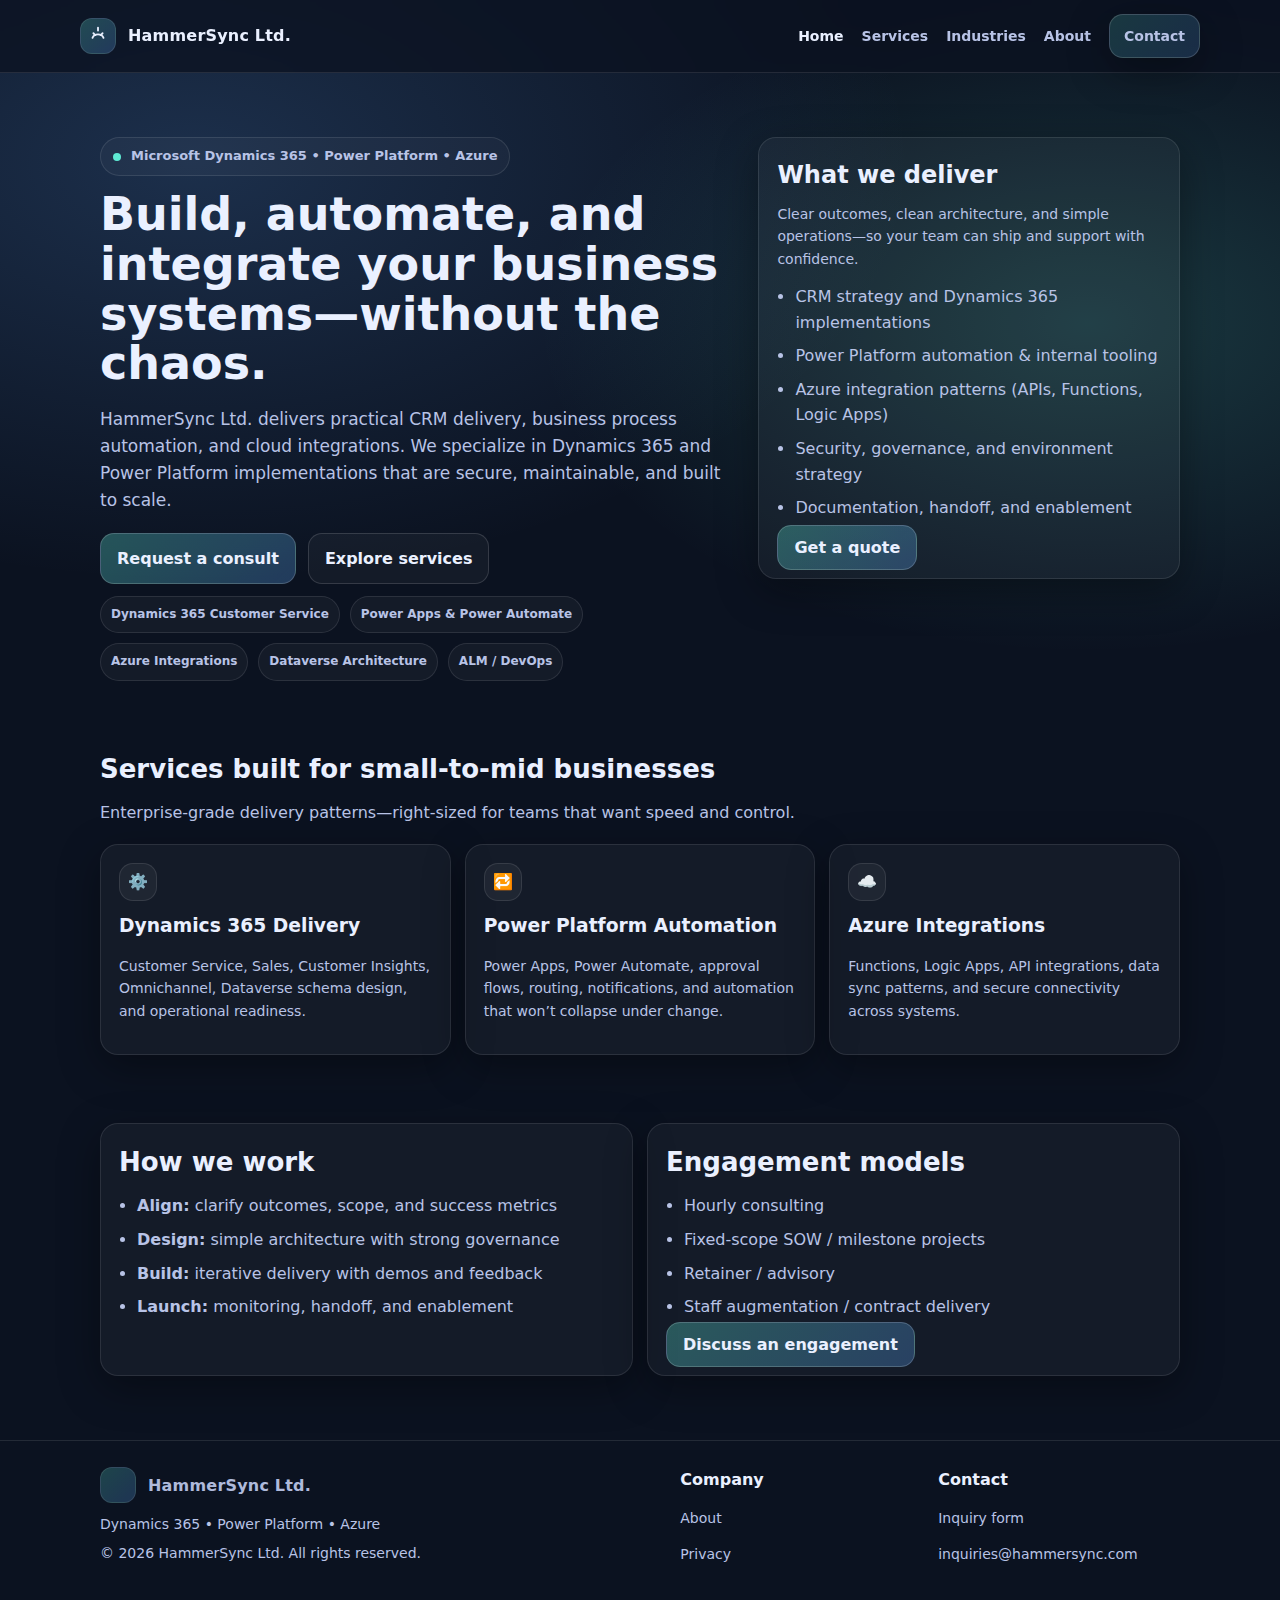
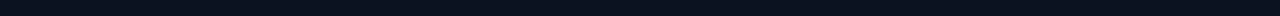
<file: index.html>
<!doctype html>
<html lang="en">
<head>
  <meta charset="utf-8" />
  <meta name="viewport" content="width=device-width,initial-scale=1" />
  <title>HammerSync Ltd. | Dynamics 365, Power Platform, Azure Automation</title>
  <meta name="description" content="HammerSync Ltd. delivers Microsoft Dynamics 365, Power Platform, and Azure solutions—CRM implementations, automation, integrations, and systems architecture for small-to-mid businesses." />
  <link rel="canonical" href="https://hammersync.com/" />

  <meta property="og:title" content="HammerSync Ltd. | Dynamics 365, Power Platform, Azure" />
  <meta property="og:description" content="Consulting and software services: Dynamics 365, Power Platform automation, Azure integrations, and modern CRM delivery." />
  <meta property="og:type" content="website" />
  <meta property="og:url" content="https://hammersync.com/" />
  <meta property="og:image" content="https://hammersync.com/assets/img/og-image.png" />
  <meta name="twitter:card" content="summary_large_image" />

  <link rel="stylesheet" href="assets/css/styles.css" />
  <link rel="manifest" href="site.webmanifest" />
  <meta name="theme-color" content="#0b1220" />

  <!-- Schema.org: Organization + LocalBusiness -->
  <script type="application/ld+json">
  {
    "@context":"https://schema.org",
    "@type":["Organization","LocalBusiness"],
    "name":"HammerSync Ltd.",
    "url":"https://hammersync.com",
    "logo":"https://hammersync.com/assets/img/logo.svg",
    "description":"Microsoft Dynamics 365, Power Platform, and Azure consulting—CRM, automation, integrations, and systems architecture.",
    "areaServed":"US",
    "sameAs":[],
    "contactPoint":[{
      "@type":"ContactPoint",
      "contactType":"sales",
      "email":"inquiries@hammersync.com",
      "availableLanguage":["English"]
    }]
  }
  </script>
</head>
<body>
  <header class="nav">
    <div class="container nav-inner">
      <a class="brand" href="index.html" aria-label="HammerSync home">
        <span class="brand-badge" aria-hidden="true">
          <svg viewBox="0 0 24 24" fill="none">
            <path d="M6 14c2-5 10-5 12 0" stroke="currentColor" stroke-width="2" stroke-linecap="round"/>
            <path d="M7 9l2 2m8-2-2 2" stroke="currentColor" stroke-width="2" stroke-linecap="round"/>
            <path d="M12 3v3" stroke="currentColor" stroke-width="2" stroke-linecap="round"/>
          </svg>
        </span>
        HammerSync Ltd.
      </a>
      <nav class="nav-links" aria-label="Primary navigation">
        <a data-nav href="index.html">Home</a>
        <a data-nav href="services.html">Services</a>
        <a data-nav href="industries.html">Industries</a>
        <a data-nav href="about.html">About</a>
        <a data-nav class="cta" href="contact.html">Contact</a>
      </nav>
    </div>
  </header>

  <main>
    <section class="hero">
      <div class="container hero-grid">
        <div>
          <span class="kicker"><span class="kicker-dot"></span> Microsoft Dynamics 365 • Power Platform • Azure</span>
          <h1>Build, automate, and integrate your business systems—without the chaos.</h1>
          <p class="subhead">
            HammerSync Ltd. delivers practical CRM delivery, business process automation, and cloud integrations.
            We specialize in Dynamics 365 and Power Platform implementations that are secure, maintainable, and built to scale.
          </p>
          <div class="hero-actions">
            <a class="button primary" href="contact.html">Request a consult</a>
            <a class="button" href="services.html">Explore services</a>
          </div>

          <div class="badges" aria-label="Capabilities">
            <span class="badge">Dynamics 365 Customer Service</span>
            <span class="badge">Power Apps & Power Automate</span>
            <span class="badge">Azure Integrations</span>
            <span class="badge">Dataverse Architecture</span>
            <span class="badge">ALM / DevOps</span>
          </div>
        </div>

        <aside class="card card-pad">
          <h2 style="margin:0 0 8px;">What we deliver</h2>
          <p class="small" style="margin:0 0 14px;">
            Clear outcomes, clean architecture, and simple operations—so your team can ship and support with confidence.
          </p>
          <ul class="list">
            <li>CRM strategy and Dynamics 365 implementations</li>
            <li>Power Platform automation & internal tooling</li>
            <li>Azure integration patterns (APIs, Functions, Logic Apps)</li>
            <li>Security, governance, and environment strategy</li>
            <li>Documentation, handoff, and enablement</li>
          </ul>
          <div style="margin-top:14px;">
            <a class="button primary" href="contact.html">Get a quote</a>
          </div>
        </aside>
      </div>
    </section>

    <section class="section">
      <div class="container">
        <h2>Services built for small-to-mid businesses</h2>
        <p class="lead">Enterprise-grade delivery patterns—right-sized for teams that want speed and control.</p>

        <div class="grid-3">
          <div class="card card-pad">
            <div class="icon" aria-hidden="true">⚙️</div>
            <h3 style="margin:10px 0 6px;">Dynamics 365 Delivery</h3>
            <p class="small">Customer Service, Sales, Customer Insights, Omnichannel, Dataverse schema design, and operational readiness.</p>
          </div>
          <div class="card card-pad">
            <div class="icon" aria-hidden="true">🔁</div>
            <h3 style="margin:10px 0 6px;">Power Platform Automation</h3>
            <p class="small">Power Apps, Power Automate, approval flows, routing, notifications, and automation that won’t collapse under change.</p>
          </div>
          <div class="card card-pad">
            <div class="icon" aria-hidden="true">☁️</div>
            <h3 style="margin:10px 0 6px;">Azure Integrations</h3>
            <p class="small">Functions, Logic Apps, API integrations, data sync patterns, and secure connectivity across systems.</p>
          </div>
        </div>
      </div>
    </section>

    <section class="section">
      <div class="container grid-2">
        <div class="card card-pad">
          <h2 style="margin:0 0 10px;">How we work</h2>
          <ul class="list">
            <li><b>Align:</b> clarify outcomes, scope, and success metrics</li>
            <li><b>Design:</b> simple architecture with strong governance</li>
            <li><b>Build:</b> iterative delivery with demos and feedback</li>
            <li><b>Launch:</b> monitoring, handoff, and enablement</li>
          </ul>
        </div>
        <div class="card card-pad">
          <h2 style="margin:0 0 10px;">Engagement models</h2>
          <ul class="list">
            <li>Hourly consulting</li>
            <li>Fixed-scope SOW / milestone projects</li>
            <li>Retainer / advisory</li>
            <li>Staff augmentation / contract delivery</li>
          </ul>
          <div style="margin-top:12px;">
            <a class="button primary" href="contact.html">Discuss an engagement</a>
          </div>
        </div>
      </div>
    </section>
  </main>

  <footer class="footer">
    <div class="container footer-grid">
      <div>
        <div class="brand" style="opacity:.95;">
          <span class="brand-badge" aria-hidden="true"></span>
          HammerSync Ltd.
        </div>
        <p class="small" style="margin:10px 0 0;">Dynamics 365 • Power Platform • Azure</p>
        <p class="small" style="margin:6px 0 0;">© <span id="year"></span> HammerSync Ltd. All rights reserved.</p>
      </div>
      <div>
        <p style="margin:0 0 8px; font-weight:800; color:var(--text);">Company</p>
        <p class="small"><a href="about.html">About</a></p>
        <p class="small"><a href="privacy.html">Privacy</a></p>
      </div>
      <div>
        <p style="margin:0 0 8px; font-weight:800; color:var(--text);">Contact</p>
        <p class="small"><a href="contact.html">Inquiry form</a></p>
        <p class="small"><a href="mailto:inquiries@hammersync.com">inquiries@hammersync.com</a></p>
      </div>
    </div>
  </footer>

  <script src="assets/js/main.js" defer></script>
</body>
</html>
</file>
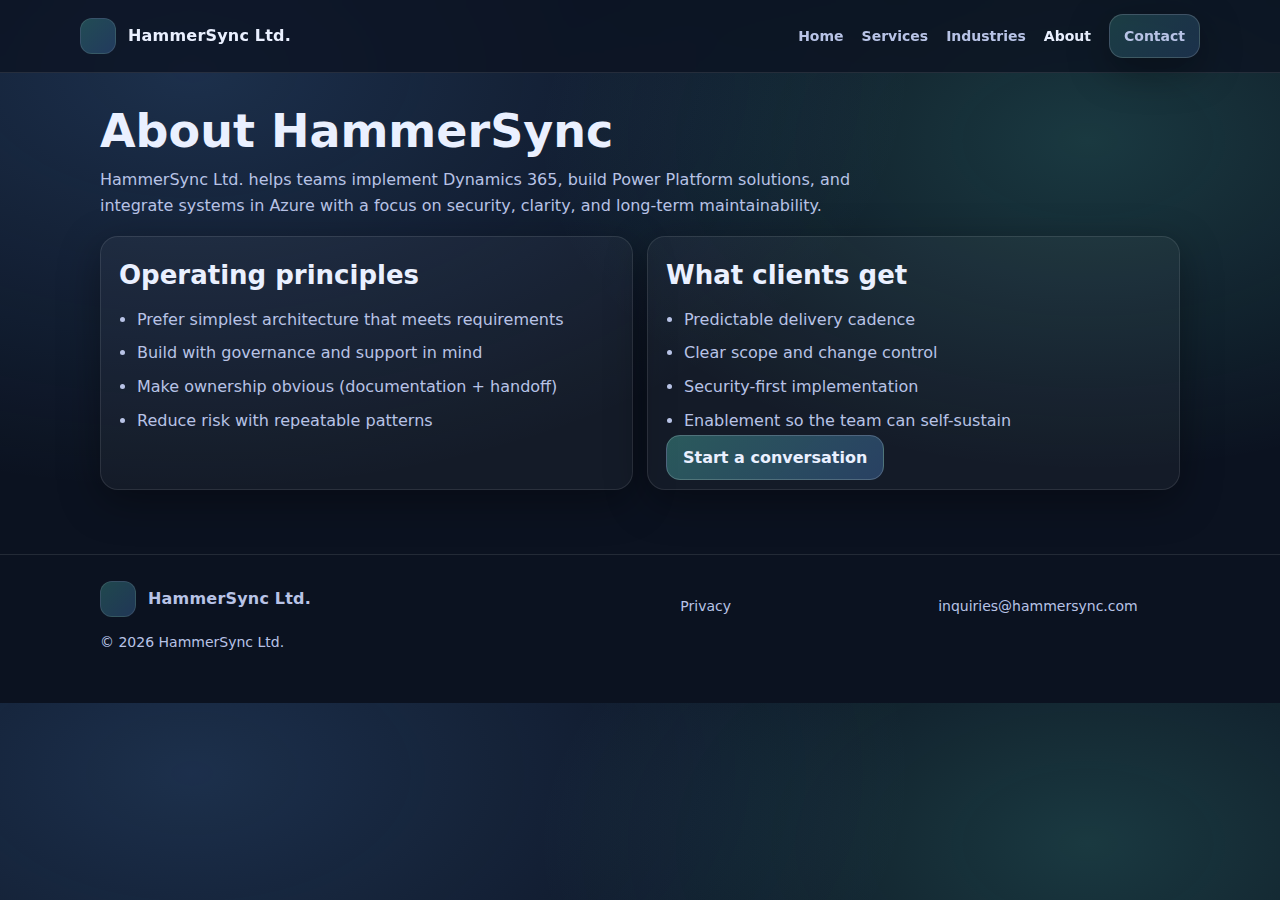
<file: about.html>
<!doctype html>
<html lang="en">
<head>
  <meta charset="utf-8" />
  <meta name="viewport" content="width=device-width,initial-scale=1" />
  <title>About | HammerSync Ltd.</title>
  <meta name="description" content="HammerSync Ltd. is a Microsoft Dynamics 365 and Power Platform consulting company focused on practical delivery, maintainable architecture, and secure integrations." />
  <link rel="canonical" href="https://hammersync.com/about.html" />
  <link rel="stylesheet" href="assets/css/styles.css" />
</head>
<body>
  <header class="nav">
    <div class="container nav-inner">
      <a class="brand" href="index.html"><span class="brand-badge" aria-hidden="true"></span>HammerSync Ltd.</a>
      <nav class="nav-links">
        <a data-nav href="index.html">Home</a>
        <a data-nav href="services.html">Services</a>
        <a data-nav href="industries.html">Industries</a>
        <a data-nav href="about.html">About</a>
        <a data-nav class="cta" href="contact.html">Contact</a>
      </nav>
    </div>
  </header>

  <main class="section">
    <div class="container">
      <h1 style="margin:0 0 10px;">About HammerSync</h1>
      <p class="lead">
        HammerSync Ltd. helps teams implement Dynamics 365, build Power Platform solutions, and integrate systems in Azure
        with a focus on security, clarity, and long-term maintainability.
      </p>

      <div class="grid-2">
        <div class="card card-pad">
          <h2 style="margin:0 0 10px;">Operating principles</h2>
          <ul class="list">
            <li>Prefer simplest architecture that meets requirements</li>
            <li>Build with governance and support in mind</li>
            <li>Make ownership obvious (documentation + handoff)</li>
            <li>Reduce risk with repeatable patterns</li>
          </ul>
        </div>
        <div class="card card-pad">
          <h2 style="margin:0 0 10px;">What clients get</h2>
          <ul class="list">
            <li>Predictable delivery cadence</li>
            <li>Clear scope and change control</li>
            <li>Security-first implementation</li>
            <li>Enablement so the team can self-sustain</li>
          </ul>
          <div style="margin-top:12px;">
            <a class="button primary" href="contact.html">Start a conversation</a>
          </div>
        </div>
      </div>
    </div>
  </main>

  <footer class="footer">
    <div class="container footer-grid">
      <div>
        <div class="brand"><span class="brand-badge" aria-hidden="true"></span>HammerSync Ltd.</div>
        <p class="small">© <span id="year"></span> HammerSync Ltd.</p>
      </div>
      <div><p class="small"><a href="privacy.html">Privacy</a></p></div>
      <div><p class="small"><a href="mailto:inquiries@hammersync.com">inquiries@hammersync.com</a></p></div>
    </div>
  </footer>

  <script src="assets/js/main.js" defer></script>
</body>
</html>
</file>
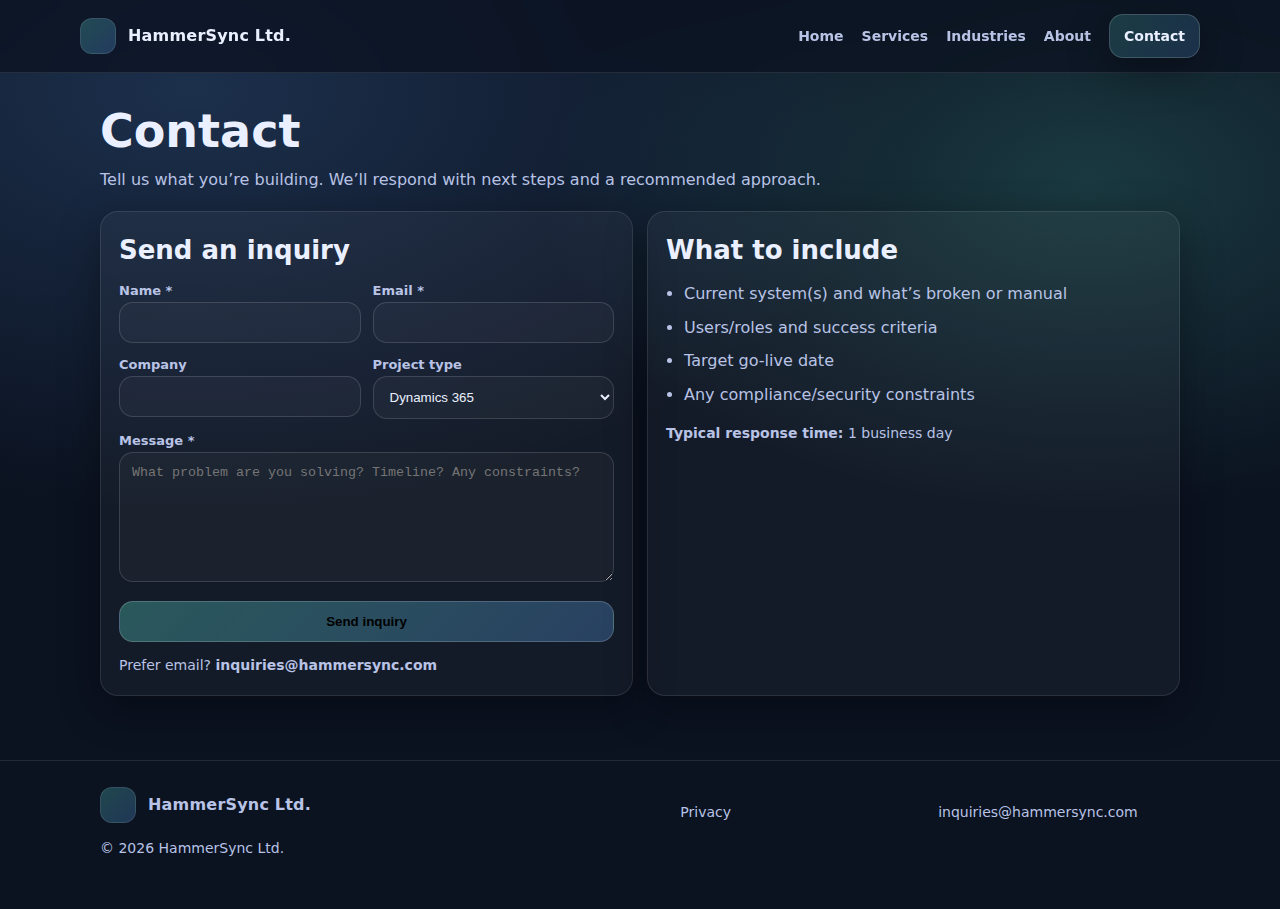
<file: contact.html>
<!doctype html>
<html lang="en">
<head>
  <meta charset="utf-8" />
  <meta name="viewport" content="width=device-width,initial-scale=1" />
  <title>Contact | HammerSync Ltd.</title>
  <meta name="description" content="Contact HammerSync Ltd. for Dynamics 365, Power Platform, and Azure consulting. Send an inquiry and we’ll respond quickly." />
  <link rel="canonical" href="https://hammersync.com/contact.html" />
  <link rel="stylesheet" href="assets/css/styles.css" />
</head>
<body>
  <header class="nav">
    <div class="container nav-inner">
      <a class="brand" href="index.html"><span class="brand-badge" aria-hidden="true"></span>HammerSync Ltd.</a>
      <nav class="nav-links">
        <a data-nav href="index.html">Home</a>
        <a data-nav href="services.html">Services</a>
        <a data-nav href="industries.html">Industries</a>
        <a data-nav href="about.html">About</a>
        <a data-nav class="cta" href="contact.html">Contact</a>
      </nav>
    </div>
  </header>

  <main class="section">
    <div class="container">
      <h1 style="margin:0 0 10px;">Contact</h1>
      <p class="lead">Tell us what you’re building. We’ll respond with next steps and a recommended approach.</p>

      <div class="grid-2">
        <div class="card card-pad">
          <h2 style="margin:0 0 10px;">Send an inquiry</h2>

          <div id="formNotice" class="notice" role="status" aria-live="polite"></div>

          <form id="contactForm" class="form" novalidate>
            <div class="row-2">
              <div>
                <div class="label">Name *</div>
                <input class="input" name="name" autocomplete="name" required />
              </div>
              <div>
                <div class="label">Email *</div>
                <input class="input" name="email" type="email" autocomplete="email" required />
              </div>
            </div>

            <div class="row-2">
              <div>
                <div class="label">Company</div>
                <input class="input" name="company" autocomplete="organization" />
              </div>
              <div>
                <div class="label">Project type</div>
                <select name="projectType">
                  <option>Dynamics 365</option>
                  <option>Power Platform</option>
                  <option>Azure Integration</option>
                  <option>Architecture / Advisory</option>
                  <option>Other</option>
                </select>
              </div>
            </div>

            <div>
              <div class="label">Message *</div>
              <textarea name="message" required placeholder="What problem are you solving? Timeline? Any constraints?"></textarea>
            </div>

            <!-- Honeypot (basic spam reduction) -->
            <div style="display:none;">
              <label>Leave this blank</label>
              <input name="website" tabindex="-1" autocomplete="off" />
            </div>

            <button id="submitBtn" class="button primary" type="submit">Send inquiry</button>
            <p class="small" style="margin:0;">Prefer email? <a href="mailto:inquiries@hammersync.com"><b>inquiries@hammersync.com</b></a></p>
          </form>
        </div>

        <aside class="card card-pad">
          <h2 style="margin:0 0 10px;">What to include</h2>
          <ul class="list">
            <li>Current system(s) and what’s broken or manual</li>
            <li>Users/roles and success criteria</li>
            <li>Target go-live date</li>
            <li>Any compliance/security constraints</li>
          </ul>
          <div style="margin-top:12px;">
            <p class="small"><b>Typical response time:</b> 1 business day</p>
          </div>
        </aside>
      </div>
    </div>
  </main>

  <footer class="footer">
    <div class="container footer-grid">
      <div>
        <div class="brand"><span class="brand-badge" aria-hidden="true"></span>HammerSync Ltd.</div>
        <p class="small">© <span id="year"></span> HammerSync Ltd.</p>
      </div>
      <div><p class="small"><a href="privacy.html">Privacy</a></p></div>
      <div><p class="small"><a href="mailto:inquiries@hammersync.com">inquiries@hammersync.com</a></p></div>
    </div>
  </footer>

  <script src="assets/js/main.js" defer></script>
  <script src="assets/js/contact.js" defer></script>
</body>
</html>
</file>
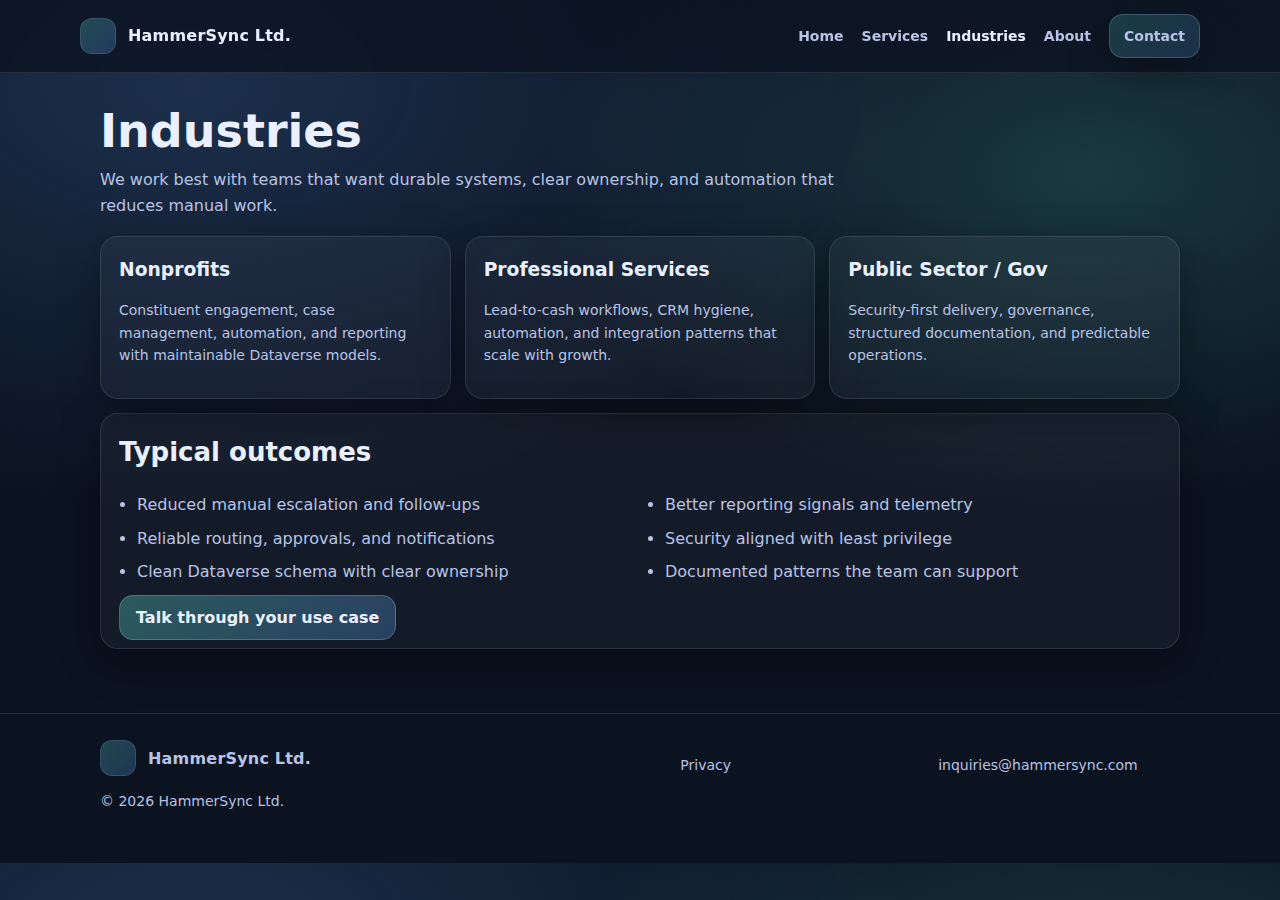
<file: industries.html>
<!doctype html>
<html lang="en">
<head>
  <meta charset="utf-8" />
  <meta name="viewport" content="width=device-width,initial-scale=1" />
  <title>Industries | HammerSync Ltd.</title>
  <meta name="description" content="HammerSync Ltd. supports nonprofits, SMBs, and teams that need Dynamics 365, automation, and integrations delivered with enterprise-grade patterns." />
  <link rel="canonical" href="https://hammersync.com/industries.html" />
  <link rel="stylesheet" href="assets/css/styles.css" />
</head>
<body>
  <header class="nav">
    <div class="container nav-inner">
      <a class="brand" href="index.html"><span class="brand-badge" aria-hidden="true"></span>HammerSync Ltd.</a>
      <nav class="nav-links">
        <a data-nav href="index.html">Home</a>
        <a data-nav href="services.html">Services</a>
        <a data-nav href="industries.html">Industries</a>
        <a data-nav href="about.html">About</a>
        <a data-nav class="cta" href="contact.html">Contact</a>
      </nav>
    </div>
  </header>

  <main class="section">
    <div class="container">
      <h1 style="margin:0 0 10px;">Industries</h1>
      <p class="lead">We work best with teams that want durable systems, clear ownership, and automation that reduces manual work.</p>

      <div class="grid-3">
        <div class="card card-pad">
          <h3 style="margin:0 0 8px;">Nonprofits</h3>
          <p class="small">Constituent engagement, case management, automation, and reporting with maintainable Dataverse models.</p>
        </div>
        <div class="card card-pad">
          <h3 style="margin:0 0 8px;">Professional Services</h3>
          <p class="small">Lead-to-cash workflows, CRM hygiene, automation, and integration patterns that scale with growth.</p>
        </div>
        <div class="card card-pad">
          <h3 style="margin:0 0 8px;">Public Sector / Gov</h3>
          <p class="small">Security-first delivery, governance, structured documentation, and predictable operations.</p>
        </div>
      </div>

      <div style="height:14px;"></div>

      <div class="card card-pad">
        <h2 style="margin:0 0 10px;">Typical outcomes</h2>
        <div class="grid-2">
          <ul class="list">
            <li>Reduced manual escalation and follow-ups</li>
            <li>Reliable routing, approvals, and notifications</li>
            <li>Clean Dataverse schema with clear ownership</li>
          </ul>
          <ul class="list">
            <li>Better reporting signals and telemetry</li>
            <li>Security aligned with least privilege</li>
            <li>Documented patterns the team can support</li>
          </ul>
        </div>
        <div style="margin-top:12px;">
          <a class="button primary" href="contact.html">Talk through your use case</a>
        </div>
      </div>
    </div>
  </main>

  <footer class="footer">
    <div class="container footer-grid">
      <div>
        <div class="brand"><span class="brand-badge" aria-hidden="true"></span>HammerSync Ltd.</div>
        <p class="small">© <span id="year"></span> HammerSync Ltd.</p>
      </div>
      <div><p class="small"><a href="privacy.html">Privacy</a></p></div>
      <div><p class="small"><a href="mailto:inquiries@hammersync.com">inquiries@hammersync.com</a></p></div>
    </div>
  </footer>

  <script src="assets/js/main.js" defer></script>
</body>
</html>
</file>
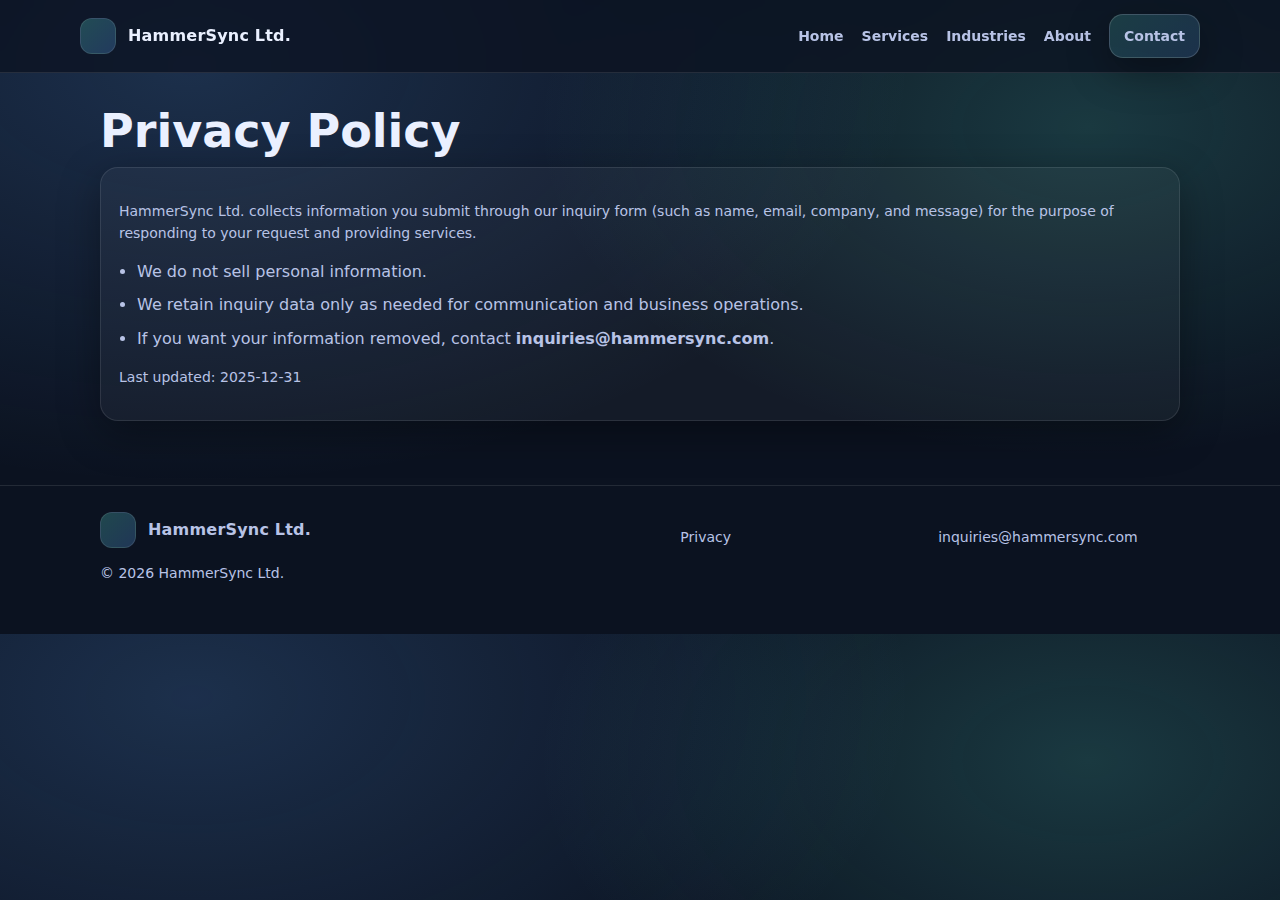
<file: privacy.html>
<!doctype html>
<html lang="en">
<head>
  <meta charset="utf-8" />
  <meta name="viewport" content="width=device-width,initial-scale=1" />
  <title>Privacy | HammerSync Ltd.</title>
  <meta name="description" content="Privacy policy for HammerSync Ltd." />
  <link rel="canonical" href="https://hammersync.com/privacy.html" />
  <link rel="stylesheet" href="assets/css/styles.css" />
</head>
<body>
  <header class="nav">
    <div class="container nav-inner">
      <a class="brand" href="index.html"><span class="brand-badge" aria-hidden="true"></span>HammerSync Ltd.</a>
      <nav class="nav-links">
        <a data-nav href="index.html">Home</a>
        <a data-nav href="services.html">Services</a>
        <a data-nav href="industries.html">Industries</a>
        <a data-nav href="about.html">About</a>
        <a data-nav class="cta" href="contact.html">Contact</a>
      </nav>
    </div>
  </header>

  <main class="section">
    <div class="container">
      <h1 style="margin:0 0 10px;">Privacy Policy</h1>
      <div class="card card-pad">
        <p class="small">
          HammerSync Ltd. collects information you submit through our inquiry form (such as name, email, company, and message)
          for the purpose of responding to your request and providing services.
        </p>
        <ul class="list">
          <li>We do not sell personal information.</li>
          <li>We retain inquiry data only as needed for communication and business operations.</li>
          <li>If you want your information removed, contact <a href="mailto:inquiries@hammersync.com"><b>inquiries@hammersync.com</b></a>.</li>
        </ul>
        <p class="small">Last updated: 2025-12-31</p>
      </div>
    </div>
  </main>

  <footer class="footer">
    <div class="container footer-grid">
      <div>
        <div class="brand"><span class="brand-badge" aria-hidden="true"></span>HammerSync Ltd.</div>
        <p class="small">© <span id="year"></span> HammerSync Ltd.</p>
      </div>
      <div><p class="small"><a href="privacy.html">Privacy</a></p></div>
      <div><p class="small"><a href="mailto:inquiries@hammersync.com">inquiries@hammersync.com</a></p></div>
    </div>
  </footer>

  <script src="assets/js/main.js" defer></script>
</body>
</html>
</file>
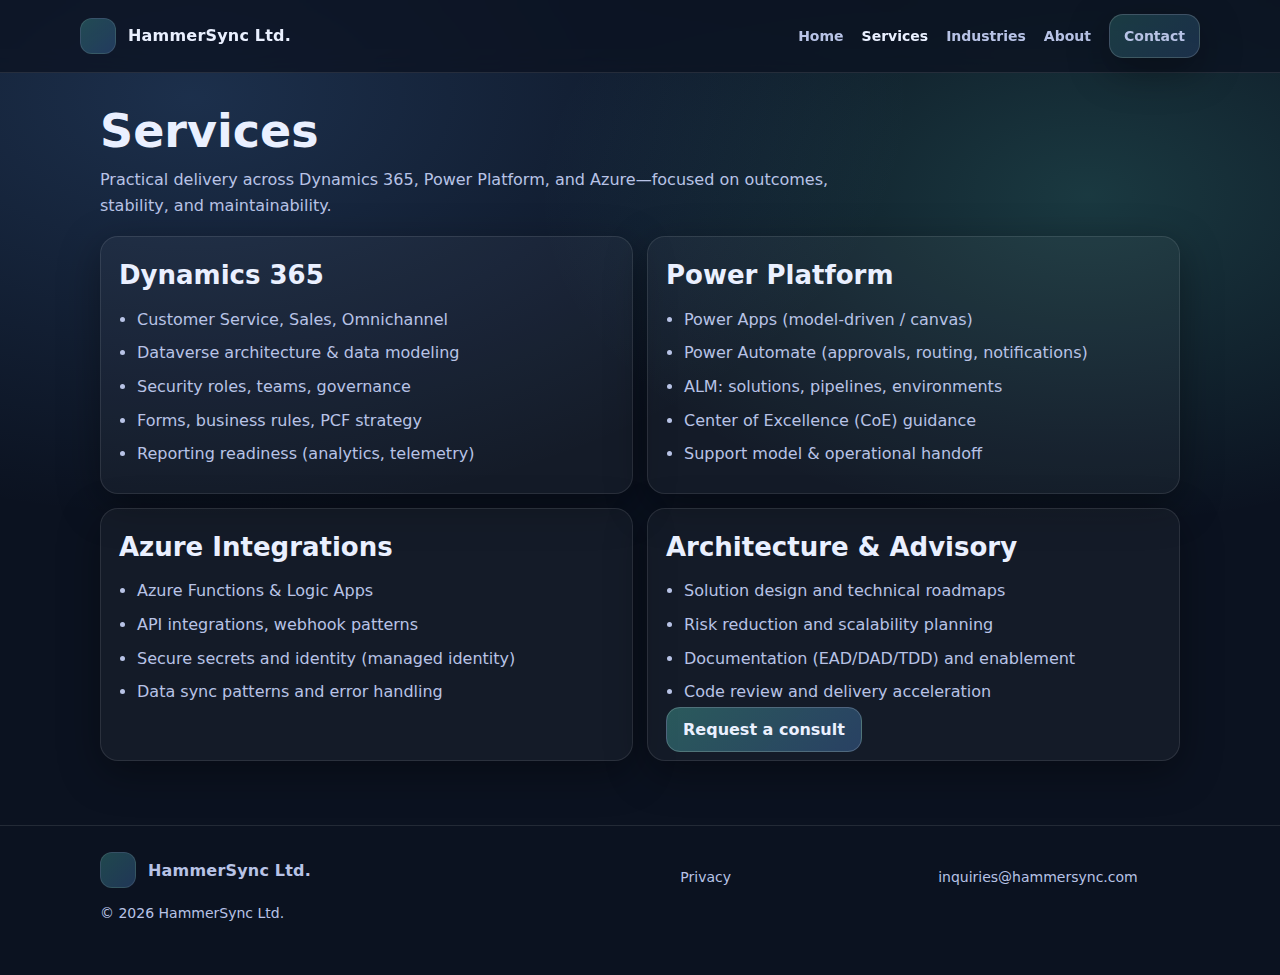
<file: services.html>
<!doctype html>
<html lang="en">
<head>
  <meta charset="utf-8" />
  <meta name="viewport" content="width=device-width,initial-scale=1" />
  <title>Services | HammerSync Ltd.</title>
  <meta name="description" content="Dynamics 365 implementations, Power Platform automation, and Azure integrations. HammerSync Ltd. builds secure, maintainable systems for SMBs." />
  <link rel="canonical" href="https://hammersync.com/services.html" />
  <link rel="stylesheet" href="assets/css/styles.css" />
</head>
<body>
  <header class="nav">
    <div class="container nav-inner">
      <a class="brand" href="index.html"><span class="brand-badge" aria-hidden="true"></span>HammerSync Ltd.</a>
      <nav class="nav-links">
        <a data-nav href="index.html">Home</a>
        <a data-nav href="services.html">Services</a>
        <a data-nav href="industries.html">Industries</a>
        <a data-nav href="about.html">About</a>
        <a data-nav class="cta" href="contact.html">Contact</a>
      </nav>
    </div>
  </header>

  <main class="section">
    <div class="container">
      <h1 style="margin:0 0 10px;">Services</h1>
      <p class="lead">Practical delivery across Dynamics 365, Power Platform, and Azure—focused on outcomes, stability, and maintainability.</p>

      <div class="grid-2">
        <div class="card card-pad">
          <h2 style="margin:0 0 10px;">Dynamics 365</h2>
          <ul class="list">
            <li>Customer Service, Sales, Omnichannel</li>
            <li>Dataverse architecture & data modeling</li>
            <li>Security roles, teams, governance</li>
            <li>Forms, business rules, PCF strategy</li>
            <li>Reporting readiness (analytics, telemetry)</li>
          </ul>
        </div>
        <div class="card card-pad">
          <h2 style="margin:0 0 10px;">Power Platform</h2>
          <ul class="list">
            <li>Power Apps (model-driven / canvas)</li>
            <li>Power Automate (approvals, routing, notifications)</li>
            <li>ALM: solutions, pipelines, environments</li>
            <li>Center of Excellence (CoE) guidance</li>
            <li>Support model & operational handoff</li>
          </ul>
        </div>
      </div>

      <div style="height:14px;"></div>

      <div class="grid-2">
        <div class="card card-pad">
          <h2 style="margin:0 0 10px;">Azure Integrations</h2>
          <ul class="list">
            <li>Azure Functions & Logic Apps</li>
            <li>API integrations, webhook patterns</li>
            <li>Secure secrets and identity (managed identity)</li>
            <li>Data sync patterns and error handling</li>
          </ul>
        </div>
        <div class="card card-pad">
          <h2 style="margin:0 0 10px;">Architecture & Advisory</h2>
          <ul class="list">
            <li>Solution design and technical roadmaps</li>
            <li>Risk reduction and scalability planning</li>
            <li>Documentation (EAD/DAD/TDD) and enablement</li>
            <li>Code review and delivery acceleration</li>
          </ul>
          <div style="margin-top:12px;">
            <a class="button primary" href="contact.html">Request a consult</a>
          </div>
        </div>
      </div>
    </div>
  </main>

  <footer class="footer">
    <div class="container footer-grid">
      <div>
        <div class="brand"><span class="brand-badge" aria-hidden="true"></span>HammerSync Ltd.</div>
        <p class="small">© <span id="year"></span> HammerSync Ltd.</p>
      </div>
      <div><p class="small"><a href="privacy.html">Privacy</a></p></div>
      <div><p class="small"><a href="mailto:inquiries@hammersync.com">inquiries@hammersync.com</a></p></div>
    </div>
  </footer>

  <script src="assets/js/main.js" defer></script>
</body>
</html>
</file>
<file: assets/css/styles.css>
:root{
  --bg:#0b1220;
  --card:#0f1b33;
  --text:#eaf0ff;
  --muted:#b8c3e6;
  --brand:#5eead4;
  --brand2:#60a5fa;
  --border:rgba(255,255,255,.10);
  --shadow: 0 12px 40px rgba(0,0,0,.35);
  --radius: 18px;
  --max: 1120px;
}

*{box-sizing:border-box}
html{scroll-behavior:smooth}
body{
  margin:0;
  font-family: ui-sans-serif, system-ui, -apple-system, Segoe UI, Roboto, Helvetica, Arial, "Apple Color Emoji","Segoe UI Emoji";
  background: radial-gradient(1200px 700px at 15% 10%, rgba(96,165,250,.20), transparent 60%),
              radial-gradient(1000px 600px at 85% 20%, rgba(94,234,212,.18), transparent 55%),
              var(--bg);
  color:var(--text);
  line-height:1.6;
}

a{color:inherit; text-decoration:none}
a:hover{opacity:.95}
img{max-width:100%; height:auto}

.container{max-width:var(--max); margin:0 auto; padding:0 20px}
.nav{
  position:sticky; top:0; z-index:50;
  backdrop-filter: blur(10px);
  background: rgba(11,18,32,.75);
  border-bottom: 1px solid var(--border);
}
.nav-inner{display:flex; align-items:center; justify-content:space-between; padding:14px 0}
.brand{display:flex; align-items:center; gap:12px; font-weight:800; letter-spacing:.2px}
.brand-badge{
  width:36px; height:36px; border-radius:12px;
  background: linear-gradient(135deg, rgba(94,234,212,.25), rgba(96,165,250,.25));
  display:grid; place-items:center;
  border:1px solid var(--border);
}
.brand-badge svg{width:22px; height:22px}
.nav-links{display:flex; gap:18px; align-items:center}
.nav-links a{color:var(--muted); font-weight:650; font-size:14px}
.nav-links a.active, .nav-links a:hover{color:var(--text)}
.cta{
  padding:10px 14px; border-radius:14px;
  background: linear-gradient(135deg, rgba(94,234,212,.18), rgba(96,165,250,.18));
  border: 1px solid rgba(255,255,255,.16);
  box-shadow: var(--shadow);
  color:var(--text);
  font-weight:750;
}

.hero{padding:64px 0 34px}
.hero-grid{display:grid; gap:26px; grid-template-columns: 1.2fr .8fr; align-items:start}
@media (max-width: 900px){ .hero-grid{grid-template-columns:1fr} }

.kicker{
  display:inline-flex; gap:10px; align-items:center;
  color:var(--muted);
  border:1px solid var(--border);
  background: rgba(255,255,255,.03);
  padding:8px 12px; border-radius:999px;
  font-weight:650; font-size:13px;
}
.kicker-dot{width:8px; height:8px; border-radius:999px; background:var(--brand)}
h1{font-size:46px; line-height:1.08; margin:14px 0 12px}
@media (max-width: 520px){ h1{font-size:38px} }
.subhead{color:var(--muted); font-size:17px; max-width: 60ch}
.hero-actions{display:flex; gap:12px; margin-top:18px; flex-wrap:wrap}
.button{
  padding:12px 16px; border-radius:14px;
  border:1px solid rgba(255,255,255,.14);
  background: rgba(255,255,255,.04);
  font-weight:750;
}
.button.primary{
  background: linear-gradient(135deg, rgba(94,234,212,.30), rgba(96,165,250,.28));
  border:1px solid rgba(255,255,255,.18);
}

.card{
  background: rgba(255,255,255,.04);
  border:1px solid var(--border);
  border-radius: var(--radius);
  box-shadow: var(--shadow);
}
.card-pad{padding:18px}
.grid-3{display:grid; gap:14px; grid-template-columns:repeat(3, 1fr)}
@media (max-width: 900px){ .grid-3{grid-template-columns:1fr} }
.grid-2{display:grid; gap:14px; grid-template-columns:repeat(2, 1fr)}
@media (max-width: 900px){ .grid-2{grid-template-columns:1fr} }

.section{padding:34px 0}
.section h2{margin:0 0 10px; font-size:26px}
.section p.lead{margin:0 0 18px; color:var(--muted); max-width:75ch}

.icon{
  width:38px; height:38px; border-radius:14px;
  display:grid; place-items:center;
  background: rgba(255,255,255,.05);
  border:1px solid var(--border);
}

.small{color:var(--muted); font-size:14px}
.list{margin:0; padding-left:18px; color:var(--muted)}
.list li{margin:8px 0}

.footer{
  margin-top:30px;
  border-top:1px solid var(--border);
  padding:26px 0 36px;
  color:var(--muted);
}
.footer-grid{display:grid; gap:16px; grid-template-columns: 1.4fr .6fr .6fr}
@media (max-width: 900px){ .footer-grid{grid-template-columns:1fr} }
.footer a{color:var(--muted)}
.footer a:hover{color:var(--text)}

.badges{display:flex; gap:10px; flex-wrap:wrap; margin-top:12px}
.badge{
  font-size:12px; font-weight:700;
  padding:8px 10px; border-radius:999px;
  background: rgba(255,255,255,.04);
  border:1px solid var(--border);
  color:var(--muted);
}

.form{
  display:grid; gap:12px;
}
.input, textarea, select{
  width:100%;
  padding:12px 12px;
  border-radius:14px;
  border:1px solid rgba(255,255,255,.14);
  background: rgba(255,255,255,.03);
  color: var(--text);
  outline: none;
}
textarea{min-height: 130px; resize: vertical}
.label{font-size:13px; font-weight:700; color:var(--muted)}
.row-2{display:grid; gap:12px; grid-template-columns: 1fr 1fr}
@media (max-width: 700px){ .row-2{grid-template-columns:1fr} }

.notice{
  padding:12px 14px;
  border-radius:14px;
  border:1px solid rgba(255,255,255,.14);
  background: rgba(94,234,212,.08);
  color: var(--text);
  display:none;
}
.notice.show{display:block}
.notice.error{background: rgba(248,113,113,.10)}
</file>
